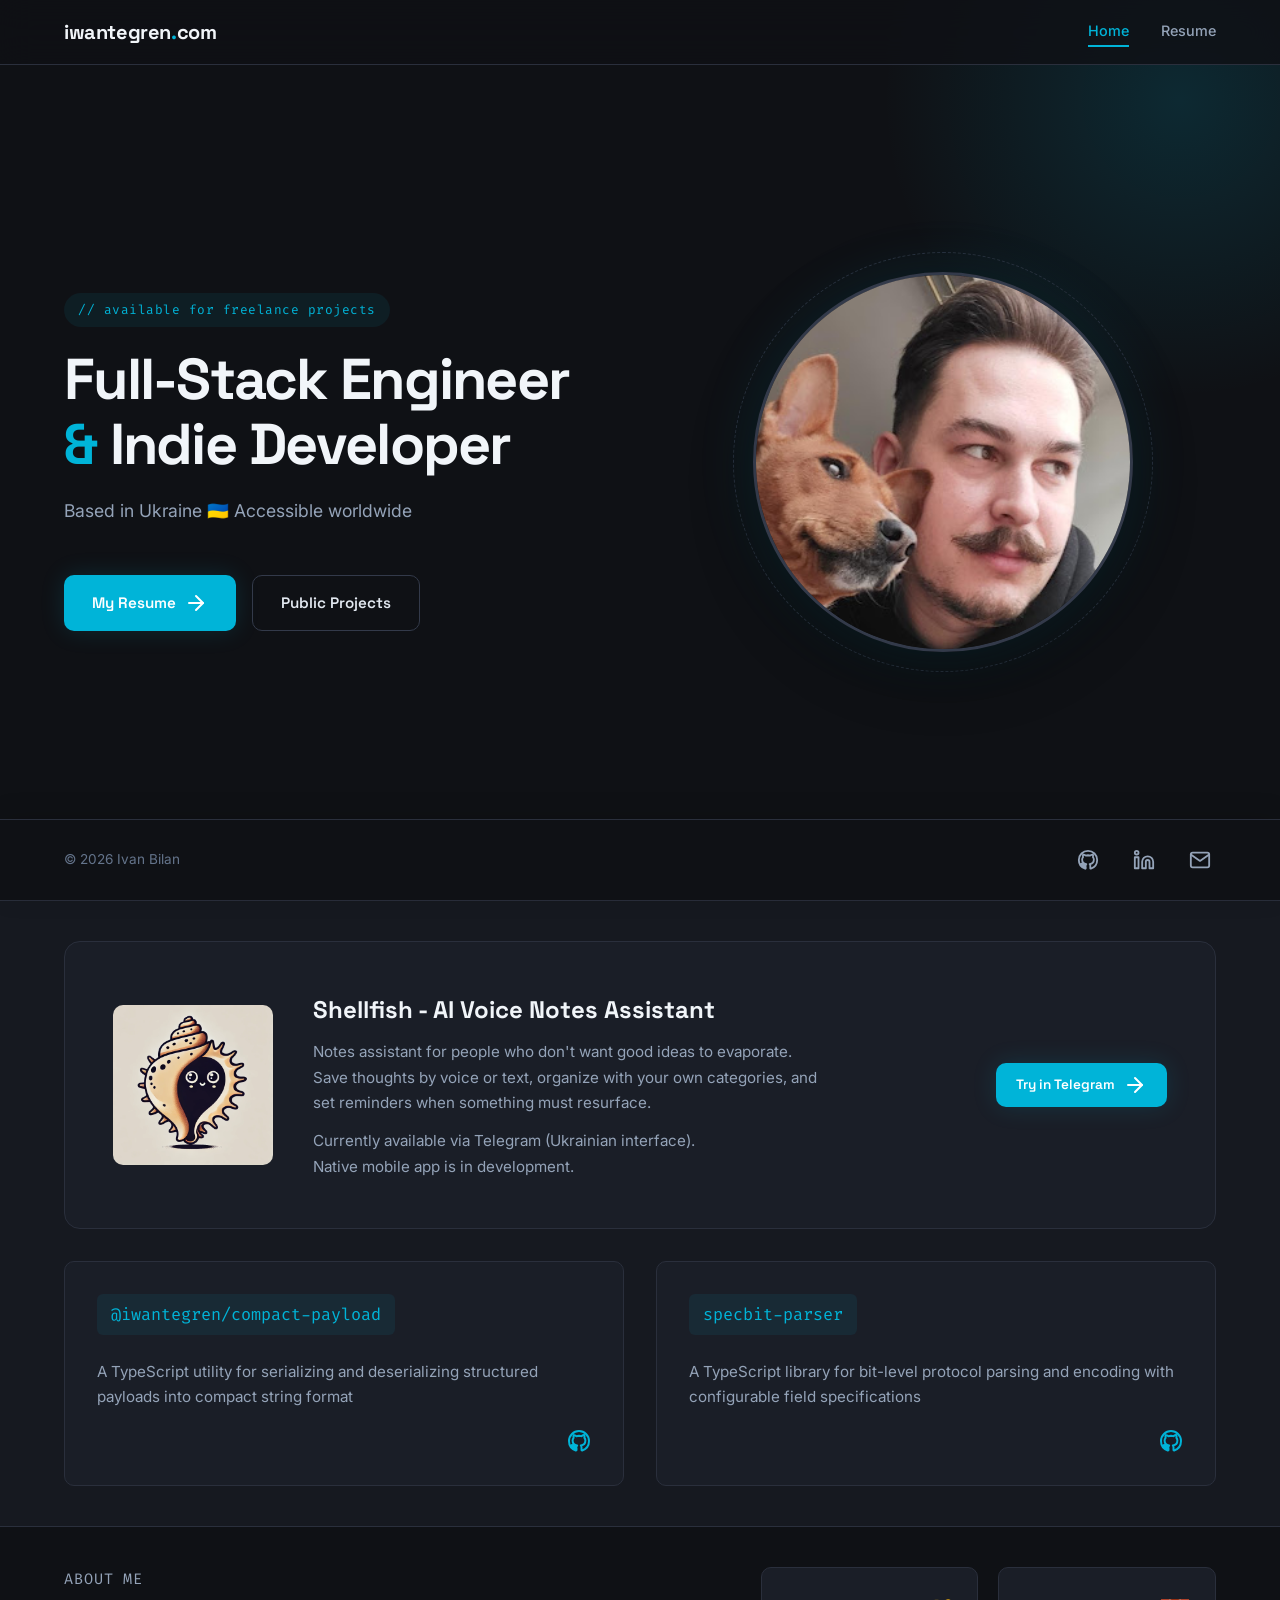
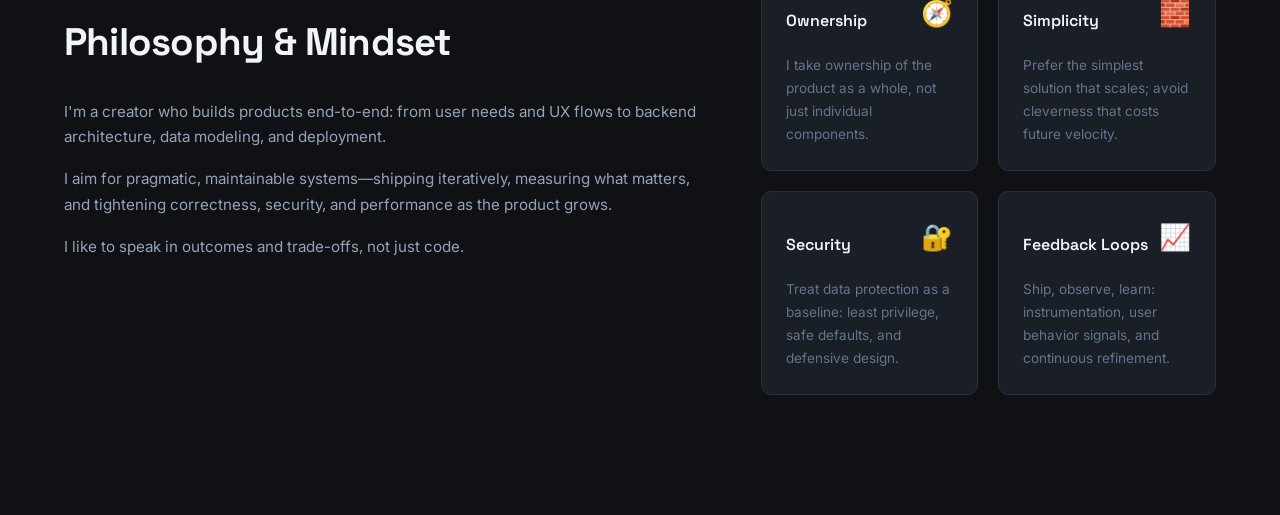
<file: src/index.html>
<!DOCTYPE html>
<html lang="en">
<head>
  <meta charset="UTF-8" />
  <meta name="viewport" content="width=device-width, initial-scale=1.0" />
  <title>Ivan Bilan — Portfolio</title>
  <link rel="icon" href="assets/svg/logo.svg" type="image/svg+xml" />
  <link rel="stylesheet" href="styles.css" />
</head>
<body>

  <!-- ========== NAV ========== -->
  <nav class="nav">
    <div class="container">
      <a href="index.html" class="nav__logo">iwantegren<span>.</span>com</a>
      <div class="nav__links" id="navLinks">
        <a href="index.html" class="active">Home</a>
        <a href="resume.html">Resume</a>
        <!-- <a href="case-studies.html">Case Studies</a> -->
      </div>
      <button class="nav__burger" id="navBurger" aria-label="Toggle menu">
        <span></span><span></span><span></span>
      </button>
    </div>
  </nav>

  <main class="main-content">

  <!-- ========== HERO ========== -->
  <section class="hero">
    <div class="container">
      <div class="hero__text">
        <span class="hero__badge">// available for freelance projects</span>
        <h1 class="hero__title">
          Full-Stack Engineer<br />
          <span>&</span> Indie Developer
        </h1>
        <p class="hero__sub">
          Based in Ukraine 🇺🇦 Accessible worldwide
        </p>
        <div class="hero__ctas">
          <a href="resume.html" class="btn btn--primary">
            My Resume
            <svg width="24" height="24" viewBox="0 0 24 24" fill="none" stroke="currentColor" stroke-width="2" stroke-linecap="round" stroke-linejoin="round" style="vertical-align:middle;"><path d="M5 12h14"/><path d="M12 5l7 7-7 7"/></svg>
          </a>
          <a href="#spotlight" class="btn btn--ghost">Public Projects</a>
        </div>
      </div>
      <div class="hero__visual">
        <img src="assets/avatar-dog.jpg" alt="Profile photo" class="hero__avatar" />
      </div>
    </div>
  </section>

  <!-- ========== PRODUCT SPOTLIGHT ========== -->
  <section class="spotlight" id="spotlight">
    <div class="container">
      <!-- Shellfish Card -->
      <!-- TODO fill shellfish info -->
      <div class="spotlight__card" style="position: relative;" id="shellfish">
        <img src="assets/shellfish-logo.webp" alt="Project logo" class="spotlight__logo" />
        <div class="spotlight__info">
          <!-- <p class="spotlight__label">Featured Project</p> -->
          <h2 class="spotlight__title">Shellfish - AI Voice Notes Assistant</h2>
          <p class="spotlight__desc">
            Notes assistant for people who don't want good ideas to evaporate.
          </p>
          <p class="spotlight__desc">
            Save thoughts by voice or text, organize with your own categories, and set reminders when something must resurface.
          </p>
          <p class="spotlight__desc" style="margin-top: 12px;">
            Currently available via Telegram (Ukrainian interface).
            <br />Native mobile app is in development.
          </p>
        </div>
        <a href="https://t.me/shellfish_ai_bot" target="_blank" rel="noopener noreferrer" class="btn btn--primary btn--sm">
          Try in Telegram
          <svg width="24" height="24" viewBox="0 0 24 24" fill="none" stroke="currentColor" stroke-width="2" stroke-linecap="round" stroke-linejoin="round" style="vertical-align:middle;"><path d="M5 12h14"/><path d="M12 5l7 7-7 7"/></svg>
        </a>
      </div>
      <!-- NPM Packages Spotlight Grid -->
      <div class="npm-spotlight-grid" style="display: grid; grid-template-columns: 1fr 1fr; gap: 32px; margin-top: 32px;">
        <div class="npm-card" style="background: var(--bg-card); border-radius: var(--radius); padding: 32px; display: flex; flex-direction: column; gap: 16px; align-items: flex-start;">
          <a href="https://www.npmjs.com/package/@iwantegren/compact-payload" target="_blank" rel="noopener" style="text-decoration: none;">
            <span style="font-family: var(--font-mono); font-size: 1.05rem; background: var(--accent-soft); color: var(--accent); padding: 6px 14px; margin-bottom: 8px; border-radius: 6px; cursor: pointer; transition: opacity 0.2s; display: inline-block;" onmouseover="this.style.opacity='0.8'" onmouseout="this.style.opacity='1'">@iwantegren/compact-payload</span>
          </a>
          <p style="color: var(--text-secondary); font-size: .95rem;">A TypeScript utility for serializing and deserializing structured payloads into compact string format</p>
          <div style="display: flex; gap: 12px; margin-left: auto;">
            <a href="https://github.com/iwantegren/compact-payload" target="_blank" rel="noopener" aria-label="GitHub">
              <svg width="24" height="24" viewBox="0 0 24 24" fill="none" stroke="var(--accent)" stroke-width="2" stroke-linecap="round" stroke-linejoin="round" style="vertical-align:middle;"><path d="M12 2C6.48 2 2 6.48 2 12c0 4.42 2.87 8.17 6.84 9.5.5.09.66-.22.66-.48 0-.24-.01-.87-.01-1.7-2.78.6-3.37-1.34-3.37-1.34-.45-1.14-1.1-1.44-1.1-1.44-.9-.62.07-.6.07-.6 1 .07 1.53 1.03 1.53 1.03.89 1.52 2.34 1.08 2.91.83.09-.65.35-1.08.63-1.33-2.22-.25-4.56-1.11-4.56-4.95 0-1.09.39-1.98 1.03-2.68-.1-.25-.45-1.27.1-2.65 0 0 .84-.27 2.75 1.02A9.56 9.56 0 0 1 12 6.8c.85.004 1.71.12 2.51.35 1.91-1.29 2.75-1.02 2.75-1.02.55 1.38.2 2.4.1 2.65.64.7 1.03 1.59 1.03 2.68 0 3.85-2.34 4.7-4.57 4.95.36.31.68.92.68 1.85 0 1.33-.01 2.4-.01 2.73 0 .27.17.58.67.48A10.01 10.01 0 0 0 22 12c0-5.52-4.48-10-10-10z"/></svg>
            </a>
          </div>
        </div>
        
        <div class="npm-card" style="background: var(--bg-card); border-radius: var(--radius); padding: 32px; display: flex; flex-direction: column; gap: 16px; align-items: flex-start;">
          <a href="https://www.npmjs.com/package/specbit-parser" target="_blank" rel="noopener" style="text-decoration: none;">
            <span style="font-family: var(--font-mono); font-size: 1.05rem; background: var(--accent-soft); color: var(--accent); padding: 6px 14px; margin-bottom: 8px; border-radius: 6px; cursor: pointer; transition: opacity 0.2s; display: inline-block;" onmouseover="this.style.opacity='0.8'" onmouseout="this.style.opacity='1'">specbit-parser</span>
          </a>
          <p style="color: var(--text-secondary); font-size: .95rem;">A TypeScript library for bit-level protocol parsing and encoding with configurable field specifications</p>
          <div style="display: flex; gap: 12px; margin-left: auto;">
            <a href="https://github.com/iwantegren/specbit-parser" target="_blank" rel="noopener" aria-label="GitHub">
              <svg width="24" height="24" viewBox="0 0 24 24" fill="none" stroke="var(--accent)" stroke-width="2" stroke-linecap="round" stroke-linejoin="round" style="vertical-align:middle;"><path d="M12 2C6.48 2 2 6.48 2 12c0 4.42 2.87 8.17 6.84 9.5.5.09.66-.22.66-.48 0-.24-.01-.87-.01-1.7-2.78.6-3.37-1.34-3.37-1.34-.45-1.14-1.1-1.44-1.1-1.44-.9-.62.07-.6.07-.6 1 .07 1.53 1.03 1.53 1.03.89 1.52 2.34 1.08 2.91.83.09-.65.35-1.08.63-1.33-2.22-.25-4.56-1.11-4.56-4.95 0-1.09.39-1.98 1.03-2.68-.1-.25-.45-1.27.1-2.65 0 0 .84-.27 2.75 1.02A9.56 9.56 0 0 1 12 6.8c.85.004 1.71.12 2.51.35 1.91-1.29 2.75-1.02 2.75-1.02.55 1.38.2 2.4.1 2.65.64.7 1.03 1.59 1.03 2.68 0 3.85-2.34 4.7-4.57 4.95.36.31.68.92.68 1.85 0 1.33-.01 2.4-.01 2.73 0 .27.17.58.67.48A10.01 10.01 0 0 0 22 12c0-5.52-4.48-10-10-10z"/></svg>
            </a>
          </div>
        </div>
      </div>
    </div>
  </section>

  <!-- ========== ABOUT ME ========== -->
  <!-- TODO philosophy & 4 core principles -->
  <section class="about" id="about">
    <div class="container">
      <div class="about__text">
        <p class="section-label">About Me</p>
        <h2 class="section-title">Philosophy & Mindset</h2>
        <p>
          I'm a creator who builds products end-to-end: from user needs and UX flows to backend architecture, data modeling, and deployment.
        </p>
        <p>
          I aim for pragmatic, maintainable systems—shipping iteratively, measuring what matters, and tightening correctness, security, and performance as the product grows.
        </p>
        <p>
          I like to speak in outcomes and trade-offs, not just code.
        </p>
      </div>
      <div class="about__highlights">
        <div class="highlight-card">
          <h3 class="highlight-card__title" style="display: flex; justify-content: space-between; align-items: center;">Ownership <span class="highlight-card__icon">🧭</span></h3>
          <p class="highlight-card__desc">I take ownership of the product as a whole, not just individual components.</p>
        </div>
        <div class="highlight-card">
          <h3 class="highlight-card__title" style="display: flex; justify-content: space-between; align-items: center;">Simplicity <span class="highlight-card__icon">🧱</span></h3>
          <p class="highlight-card__desc">Prefer the simplest solution that scales; avoid cleverness that costs future velocity.</p>
        </div>
        <div class="highlight-card">
          <h3 class="highlight-card__title" style="display: flex; justify-content: space-between; align-items: center;">Security <span class="highlight-card__icon">🔐</span></h3>
          <p class="highlight-card__desc">Treat data protection as a baseline: least privilege, safe defaults, and defensive design.</p>
        </div>
        <div class="highlight-card">
          <h3 class="highlight-card__title" style="display: flex; justify-content: space-between; align-items: center;">Feedback Loops <span class="highlight-card__icon">📈</span></h3>
          <p class="highlight-card__desc">Ship, observe, learn: instrumentation, user behavior signals, and continuous refinement.</p>
        </div>
      </div>
    </div>
  </section>

  <!-- ========== ARTICLES ========== -->
  <!-- <section class="articles" id="articles">
    <div class="container">
      <p class="section-label">Thought Leadership</p>
      <h2 class="section-title">Recent Articles</h2>
      <div class="articles__grid">

        <article class="article-card">
          <p class="article-card__tag">Architecture</p>
          <h3 class="article-card__title">Scaling Node.js Microservices Beyond the Monolith</h3>
          <p class="article-card__excerpt">Lorem ipsum dolor sit amet, consectetur adipiscing elit. Fusce vestibulum sapien et orci porttitor, at lacinia nulla fermentum.</p>
          <a href="#" class="article-card__link">
            Read on Medium
            <svg width="24" height="24" viewBox="0 0 24 24" fill="none" stroke="currentColor" stroke-width="2" stroke-linecap="round" stroke-linejoin="round" style="vertical-align:middle;"><path d="M5 12h14"/><path d="M12 5l7 7-7 7"/></svg>
          </a>
        </article>

        <article class="article-card">
          <p class="article-card__tag">Frontend</p>
          <h3 class="article-card__title">Remix vs Next.js: A Co-Founder's Perspective on DX</h3>
          <p class="article-card__excerpt">Lorem ipsum dolor sit amet, consectetur adipiscing elit. Proin at tellus vel nibh efficitur commodo ac in enim.</p>
          <a href="#" class="article-card__link">
            Read on Medium
            <svg width="14" height="14" fill="none" stroke="currentColor" stroke-width="2" stroke-linecap="round" stroke-linejoin="round"><path d="M5 12h14M12 5l7 7-7 7"/></svg>
          </a>
        </article>

        <article class="article-card">
          <p class="article-card__tag">Strategy</p>
          <h3 class="article-card__title">Technical Debt as a Product Feature: When to Ship Fast</h3>
          <p class="article-card__excerpt">Lorem ipsum dolor sit amet, consectetur adipiscing elit. Mauris dignissim urna sit amet ultricies volutpat.</p>
          <a href="#" class="article-card__link">
            Read on Medium
            <svg width="14" height="14" fill="none" stroke="currentColor" stroke-width="2" stroke-linecap="round" stroke-linejoin="round"><path d="M5 12h14M12 5l7 7-7 7"/></svg>
          </a>
        </article>

      </div>
      <div style="text-align:center;">
        <a href="#" class="btn btn--ghost btn--sm">Read More on Medium</a>
      </div>
    </div>
  </section> -->

  <!-- ========== CASE STUDIES HOOK ========== -->
  <!-- <section class="cs-hook">
    <div class="container">
      <h2 class="cs-hook__title">Want to see how I solve complex<br />backend & architectural challenges?</h2>
      <p class="cs-hook__desc">
        Lorem ipsum dolor sit amet, consectetur adipiscing elit. Discover trade-offs, system design decisions, and production-grade solutions.
      </p>
      <a href="case-studies.html" class="btn btn--primary">
        Deep Dive into Case Studies
        <svg width="24" height="24" viewBox="0 0 24 24" fill="none" stroke="currentColor" stroke-width="2" stroke-linecap="round" stroke-linejoin="round" style="vertical-align:middle;"><path d="M5 12h14"/><path d="M12 5l7 7-7 7"/></svg>
      </a>
    </div>
  </section> -->

  </main>

  <!-- ========== FOOTER ========== -->
  <footer class="footer">
    <div class="container">
      <p class="footer__copy">&copy; 2026 Ivan Bilan<!-- iwantegren.com --></p>
      <div class="footer__links">
        <a href="https://github.com/iwantegren" class="footer__icon-link" target="_blank" rel="noopener" aria-label="GitHub">
          <svg viewBox="0 0 24 24" fill="none" stroke="currentColor" stroke-width="2" stroke-linecap="round" stroke-linejoin="round"><path d="M12 2C6.48 2 2 6.48 2 12c0 4.42 2.87 8.17 6.84 9.5.5.09.66-.22.66-.48 0-.24-.01-.87-.01-1.7-2.78.6-3.37-1.34-3.37-1.34-.45-1.14-1.1-1.44-1.1-1.44-.9-.62.07-.6.07-.6 1 .07 1.53 1.03 1.53 1.03.89 1.52 2.34 1.08 2.91.83.09-.65.35-1.08.63-1.33-2.22-.25-4.56-1.11-4.56-4.95 0-1.09.39-1.98 1.03-2.68-.1-.25-.45-1.27.1-2.65 0 0 .84-.27 2.75 1.02A9.56 9.56 0 0 1 12 6.8c.85.004 1.71.12 2.51.35 1.91-1.29 2.75-1.02 2.75-1.02.55 1.38.2 2.4.1 2.65.64.7 1.03 1.59 1.03 2.68 0 3.85-2.34 4.7-4.57 4.95.36.31.68.92.68 1.85 0 1.33-.01 2.4-.01 2.73 0 .27.17.58.67.48A10.01 10.01 0 0 0 22 12c0-5.52-4.48-10-10-10z"/></svg>
        </a>
        <a href="https://www.linkedin.com/in/ivanbilan/" class="footer__icon-link" target="_blank" rel="noopener" aria-label="LinkedIn">
          <svg viewBox="0 0 24 24" fill="none" stroke="currentColor" stroke-width="2" stroke-linecap="round" stroke-linejoin="round"><path d="M16 8a6 6 0 0 1 6 6v7h-4v-7a2 2 0 0 0-4 0v7h-4v-7a6 6 0 0 1 6-6z"/><rect x="2" y="9" width="4" height="12"/><circle cx="4" cy="4" r="2"/></svg>
        </a>
        <a href="mailto:iwantegren@gmail.com" class="footer__icon-link" aria-label="Email">
          <svg viewBox="0 0 24 24" fill="none" stroke="currentColor" stroke-width="2" stroke-linecap="round" stroke-linejoin="round"><rect x="2" y="4" width="20" height="16" rx="2"/><polyline points="22,6 12,13 2,6"/></svg>
        </a>
      </div>
    </div>
  </footer>

  <!-- ========== MOBILE NAV JS ========== -->
  <script>
    const burger = document.getElementById('navBurger');
    const links  = document.getElementById('navLinks');
    burger.addEventListener('click', () => links.classList.toggle('open'));
  </script>

</body>
</html>
</file>
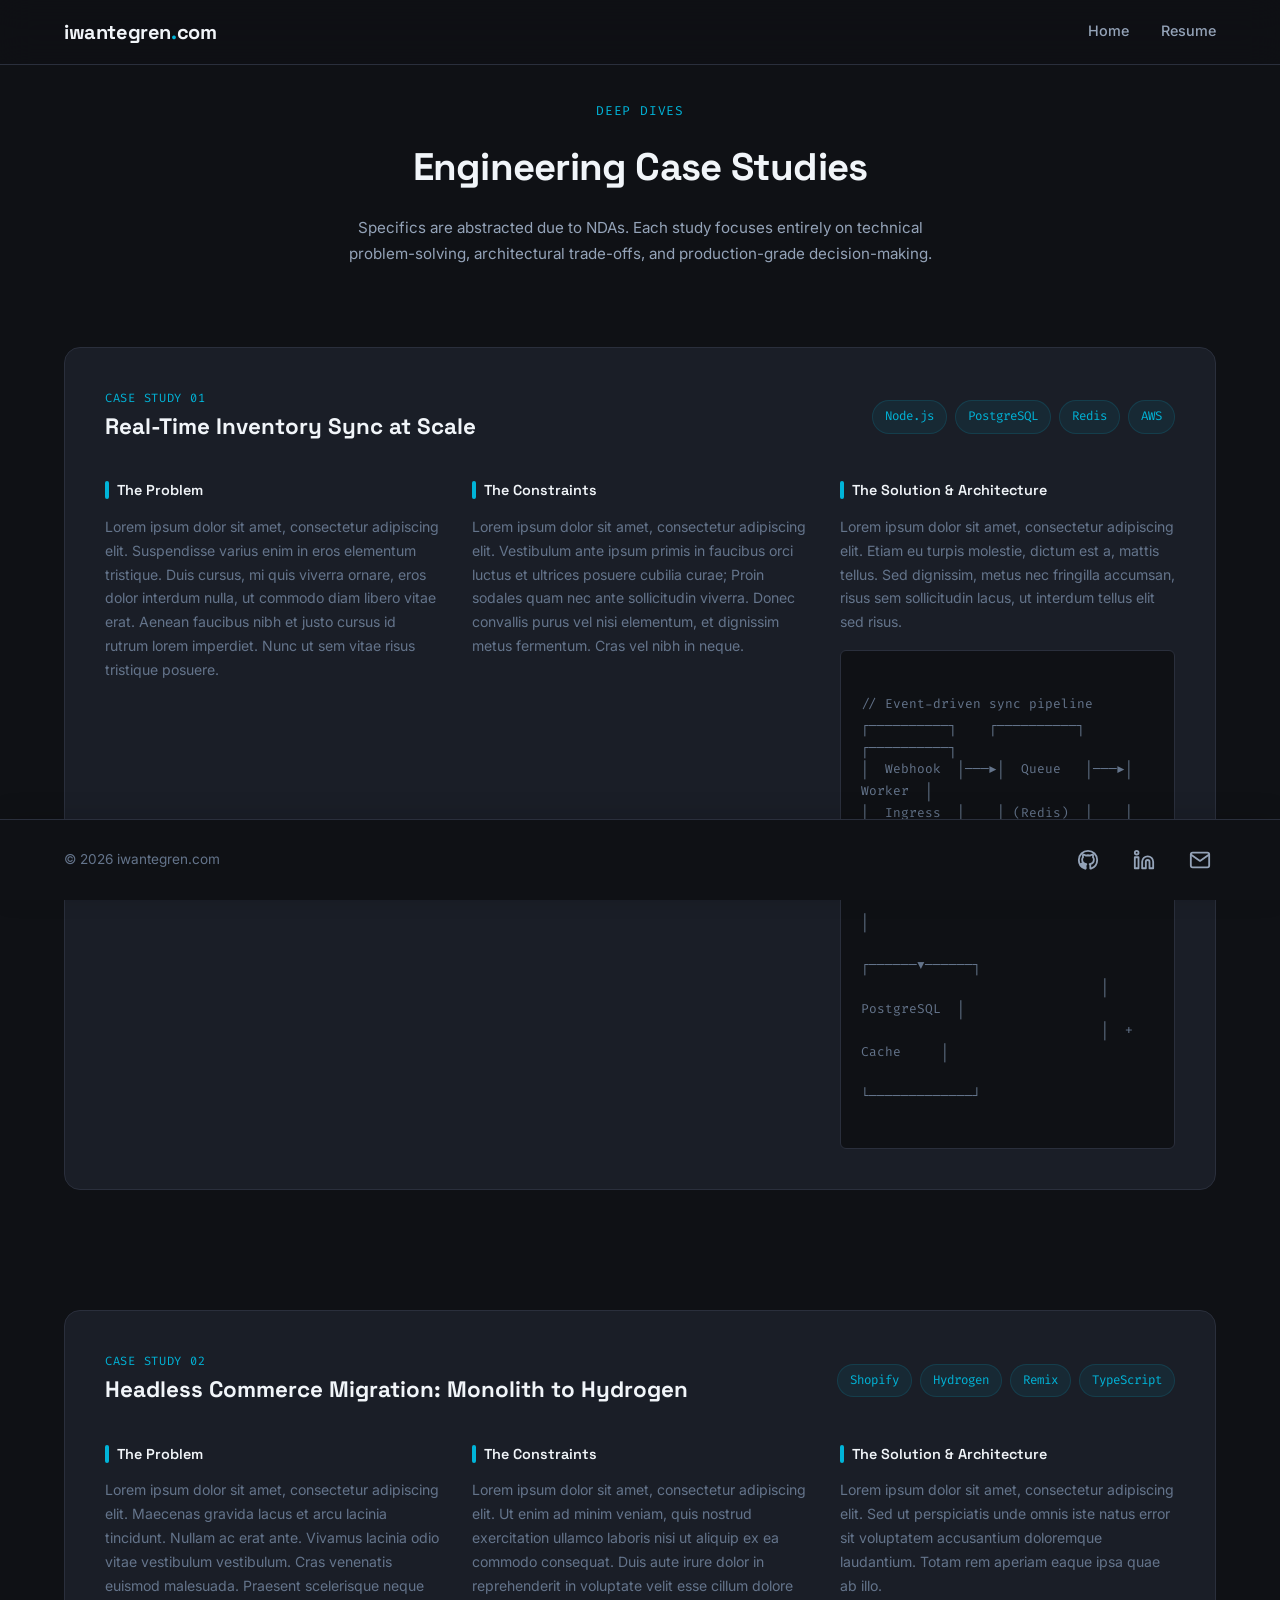
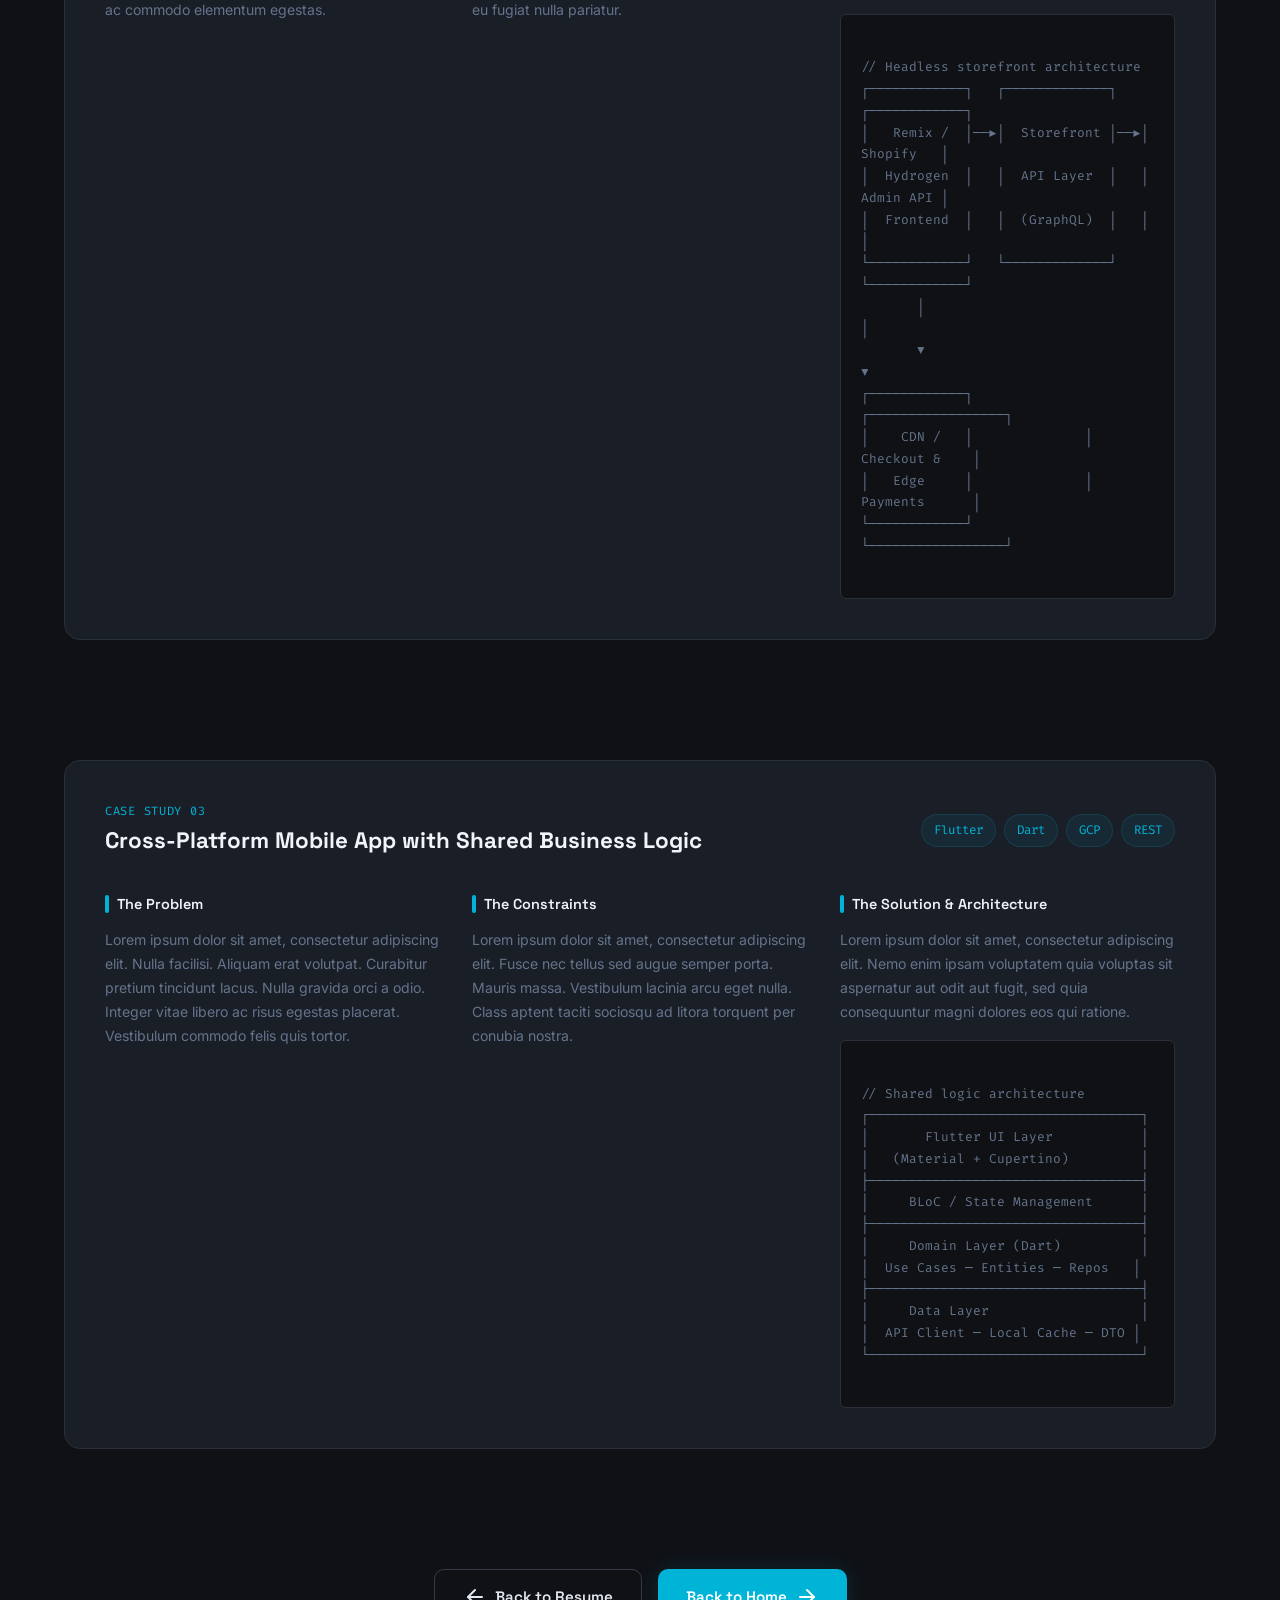
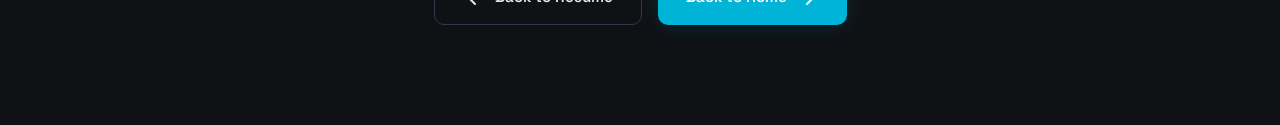
<file: src/case-studies.html>
<!DOCTYPE html>
<html lang="en">
<head>
  <meta charset="UTF-8" />
  <meta name="viewport" content="width=device-width, initial-scale=1.0" />
  <title>Ivan Bilan — Case Studies</title>
  <link rel="icon" href="assets/svg/logo.svg" type="image/svg+xml" />
  <link rel="stylesheet" href="styles.css" />
</head>
<body>

  <!-- ========== NAV ========== -->
  <nav class="nav">
    <div class="container">
      <a href="index.html" class="nav__logo">iwantegren<span>.</span>com</a>
      <div class="nav__links" id="navLinks">
        <a href="index.html">Home</a>
        <a href="resume.html">Resume</a>
        <!-- <a href="case-studies.html" class="active">Case Studies</a> -->
      </div>
      <button class="nav__burger" id="navBurger" aria-label="Toggle menu">
        <span></span><span></span><span></span>
      </button>
    </div>
  </nav>

  <!-- ========== PAGE HEADER ========== -->
  <section class="cs-page-header">
    <div class="container">
      <p class="section-label">Deep Dives</p>
      <h1 class="section-title" style="margin-bottom: 16px;">Engineering Case Studies</h1>
      <p class="cs-page-header__sub">
        Specifics are abstracted due to NDAs. Each study focuses entirely on technical problem-solving, architectural trade-offs, and production-grade decision-making.
      </p>
    </div>
  </section>

  <!-- ========== CASE STUDY 1 ========== -->
  <section class="case-study">
    <div class="container">
      <div class="case-study__card">
        <div class="case-study__header">
          <div>
            <p class="case-study__number">CASE STUDY 01</p>
            <h2 class="case-study__title">Real-Time Inventory Sync at Scale</h2>
          </div>
          <div class="case-study__tags">
            <span class="tech-tag">Node.js</span>
            <span class="tech-tag">PostgreSQL</span>
            <span class="tech-tag">Redis</span>
            <span class="tech-tag">AWS</span>
          </div>
        </div>
        <div class="case-study__body">
          <div class="cs-block">
            <p class="cs-block__label">The Problem</p>
            <p class="cs-block__text">
              Lorem ipsum dolor sit amet, consectetur adipiscing elit. Suspendisse varius enim in eros elementum tristique. Duis cursus, mi quis viverra ornare, eros dolor interdum nulla, ut commodo diam libero vitae erat. Aenean faucibus nibh et justo cursus id rutrum lorem imperdiet. Nunc ut sem vitae risus tristique posuere.
            </p>
          </div>
          <div class="cs-block">
            <p class="cs-block__label">The Constraints</p>
            <p class="cs-block__text">
              Lorem ipsum dolor sit amet, consectetur adipiscing elit. Vestibulum ante ipsum primis in faucibus orci luctus et ultrices posuere cubilia curae; Proin sodales quam nec ante sollicitudin viverra. Donec convallis purus vel nisi elementum, et dignissim metus fermentum. Cras vel nibh in neque.
            </p>
          </div>
          <div class="cs-block">
            <p class="cs-block__label">The Solution & Architecture</p>
            <p class="cs-block__text">
              Lorem ipsum dolor sit amet, consectetur adipiscing elit. Etiam eu turpis molestie, dictum est a, mattis tellus. Sed dignissim, metus nec fringilla accumsan, risus sem sollicitudin lacus, ut interdum tellus elit sed risus.
            </p>
            <div class="cs-code-placeholder">
// Event-driven sync pipeline
┌──────────┐    ┌──────────┐    ┌──────────┐
│  Webhook  │───▶│  Queue   │───▶│  Worker  │
│  Ingress  │    │ (Redis)  │    │  Pool    │
└──────────┘    └──────────┘    └────┬─────┘
                                     │
                              ┌──────▼──────┐
                              │  PostgreSQL  │
                              │  + Cache     │
                              └─────────────┘
            </div>
          </div>
        </div>
      </div>
    </div>
  </section>

  <!-- ========== CASE STUDY 2 ========== -->
  <section class="case-study">
    <div class="container">
      <div class="case-study__card">
        <div class="case-study__header">
          <div>
            <p class="case-study__number">CASE STUDY 02</p>
            <h2 class="case-study__title">Headless Commerce Migration: Monolith to Hydrogen</h2>
          </div>
          <div class="case-study__tags">
            <span class="tech-tag">Shopify</span>
            <span class="tech-tag">Hydrogen</span>
            <span class="tech-tag">Remix</span>
            <span class="tech-tag">TypeScript</span>
          </div>
        </div>
        <div class="case-study__body">
          <div class="cs-block">
            <p class="cs-block__label">The Problem</p>
            <p class="cs-block__text">
              Lorem ipsum dolor sit amet, consectetur adipiscing elit. Maecenas gravida lacus et arcu lacinia tincidunt. Nullam ac erat ante. Vivamus lacinia odio vitae vestibulum vestibulum. Cras venenatis euismod malesuada. Praesent scelerisque neque ac commodo elementum egestas.
            </p>
          </div>
          <div class="cs-block">
            <p class="cs-block__label">The Constraints</p>
            <p class="cs-block__text">
              Lorem ipsum dolor sit amet, consectetur adipiscing elit. Ut enim ad minim veniam, quis nostrud exercitation ullamco laboris nisi ut aliquip ex ea commodo consequat. Duis aute irure dolor in reprehenderit in voluptate velit esse cillum dolore eu fugiat nulla pariatur.
            </p>
          </div>
          <div class="cs-block">
            <p class="cs-block__label">The Solution & Architecture</p>
            <p class="cs-block__text">
              Lorem ipsum dolor sit amet, consectetur adipiscing elit. Sed ut perspiciatis unde omnis iste natus error sit voluptatem accusantium doloremque laudantium. Totam rem aperiam eaque ipsa quae ab illo.
            </p>
            <div class="cs-code-placeholder">
// Headless storefront architecture
┌────────────┐   ┌─────────────┐   ┌────────────┐
│   Remix /  │──▶│  Storefront │──▶│  Shopify   │
│  Hydrogen  │   │  API Layer  │   │  Admin API │
│  Frontend  │   │  (GraphQL)  │   │            │
└────────────┘   └─────────────┘   └────────────┘
       │                                  │
       ▼                                  ▼
┌────────────┐              ┌─────────────────┐
│    CDN /   │              │   Checkout &    │
│   Edge     │              │   Payments      │
└────────────┘              └─────────────────┘
            </div>
          </div>
        </div>
      </div>
    </div>
  </section>

  <!-- ========== CASE STUDY 3 ========== -->
  <section class="case-study">
    <div class="container">
      <div class="case-study__card">
        <div class="case-study__header">
          <div>
            <p class="case-study__number">CASE STUDY 03</p>
            <h2 class="case-study__title">Cross-Platform Mobile App with Shared Business Logic</h2>
          </div>
          <div class="case-study__tags">
            <span class="tech-tag">Flutter</span>
            <span class="tech-tag">Dart</span>
            <span class="tech-tag">GCP</span>
            <span class="tech-tag">REST</span>
          </div>
        </div>
        <div class="case-study__body">
          <div class="cs-block">
            <p class="cs-block__label">The Problem</p>
            <p class="cs-block__text">
              Lorem ipsum dolor sit amet, consectetur adipiscing elit. Nulla facilisi. Aliquam erat volutpat. Curabitur pretium tincidunt lacus. Nulla gravida orci a odio. Integer vitae libero ac risus egestas placerat. Vestibulum commodo felis quis tortor.
            </p>
          </div>
          <div class="cs-block">
            <p class="cs-block__label">The Constraints</p>
            <p class="cs-block__text">
              Lorem ipsum dolor sit amet, consectetur adipiscing elit. Fusce nec tellus sed augue semper porta. Mauris massa. Vestibulum lacinia arcu eget nulla. Class aptent taciti sociosqu ad litora torquent per conubia nostra.
            </p>
          </div>
          <div class="cs-block">
            <p class="cs-block__label">The Solution & Architecture</p>
            <p class="cs-block__text">
              Lorem ipsum dolor sit amet, consectetur adipiscing elit. Nemo enim ipsam voluptatem quia voluptas sit aspernatur aut odit aut fugit, sed quia consequuntur magni dolores eos qui ratione.
            </p>
            <div class="cs-code-placeholder">
// Shared logic architecture
┌──────────────────────────────────┐
│       Flutter UI Layer           │
│   (Material + Cupertino)         │
├──────────────────────────────────┤
│     BLoC / State Management      │
├──────────────────────────────────┤
│     Domain Layer (Dart)          │
│  Use Cases ─ Entities ─ Repos   │
├──────────────────────────────────┤
│     Data Layer                   │
│  API Client ─ Local Cache ─ DTO │
└──────────────────────────────────┘
            </div>
          </div>
        </div>
      </div>
    </div>
  </section>

  <!-- ========== BOTTOM NAVIGATION ========== -->
  <section class="cs-bottom-nav">
    <div class="container">
      <a href="resume.html" class="btn btn--ghost">
        <svg width="24" height="24" viewBox="0 0 24 24" fill="none" stroke="currentColor" stroke-width="2" stroke-linecap="round" stroke-linejoin="round" style="vertical-align:middle;"><path d="M19 12H5"/><path d="M12 19l-7-7 7-7"/></svg>
        Back to Resume
      </a>
      <a href="index.html" class="btn btn--primary">
        Back to Home
        <svg width="24" height="24" viewBox="0 0 24 24" fill="none" stroke="currentColor" stroke-width="2" stroke-linecap="round" stroke-linejoin="round" style="vertical-align:middle;"><path d="M5 12h14"/><path d="M12 5l7 7-7 7"/></svg>
      </a>
    </div>
  </section>

  <!-- ========== FOOTER ========== -->
  <footer class="footer">
    <div class="container">
      <p class="footer__copy">&copy; 2026 iwantegren.com</p>
      <div class="footer__links">
        <a href="https://github.com/iwantegren" class="footer__icon-link" target="_blank" rel="noopener" aria-label="GitHub">
          <svg viewBox="0 0 24 24" fill="none" stroke="currentColor" stroke-width="2" stroke-linecap="round" stroke-linejoin="round"><path d="M12 2C6.48 2 2 6.48 2 12c0 4.42 2.87 8.17 6.84 9.5.5.09.66-.22.66-.48 0-.24-.01-.87-.01-1.7-2.78.6-3.37-1.34-3.37-1.34-.45-1.14-1.1-1.44-1.1-1.44-.9-.62.07-.6.07-.6 1 .07 1.53 1.03 1.53 1.03.89 1.52 2.34 1.08 2.91.83.09-.65.35-1.08.63-1.33-2.22-.25-4.56-1.11-4.56-4.95 0-1.09.39-1.98 1.03-2.68-.1-.25-.45-1.27.1-2.65 0 0 .84-.27 2.75 1.02A9.56 9.56 0 0 1 12 6.8c.85.004 1.71.12 2.51.35 1.91-1.29 2.75-1.02 2.75-1.02.55 1.38.2 2.4.1 2.65.64.7 1.03 1.59 1.03 2.68 0 3.85-2.34 4.7-4.57 4.95.36.31.68.92.68 1.85 0 1.33-.01 2.4-.01 2.73 0 .27.17.58.67.48A10.01 10.01 0 0 0 22 12c0-5.52-4.48-10-10-10z"/></svg>
        </a>
        <a href="https://www.linkedin.com/in/ivanbilan/" class="footer__icon-link" target="_blank" rel="noopener" aria-label="LinkedIn">
          <svg viewBox="0 0 24 24" fill="none" stroke="currentColor" stroke-width="2" stroke-linecap="round" stroke-linejoin="round"><path d="M16 8a6 6 0 0 1 6 6v7h-4v-7a2 2 0 0 0-4 0v7h-4v-7a6 6 0 0 1 6-6z"/><rect x="2" y="9" width="4" height="12"/><circle cx="4" cy="4" r="2"/></svg>
        </a>
        <a href="mailto:iwantegren@gmail.com" class="footer__icon-link" aria-label="Email">
          <svg viewBox="0 0 24 24" fill="none" stroke="currentColor" stroke-width="2" stroke-linecap="round" stroke-linejoin="round"><rect x="2" y="4" width="20" height="16" rx="2"/><polyline points="22,6 12,13 2,6"/></svg>
        </a>
      </div>
    </div>
  </footer>

  <!-- ========== MOBILE NAV JS ========== -->
  <script>
    const burger = document.getElementById('navBurger');
    const links  = document.getElementById('navLinks');
    burger.addEventListener('click', () => links.classList.toggle('open'));
  </script>

</body>
</html>
</file>
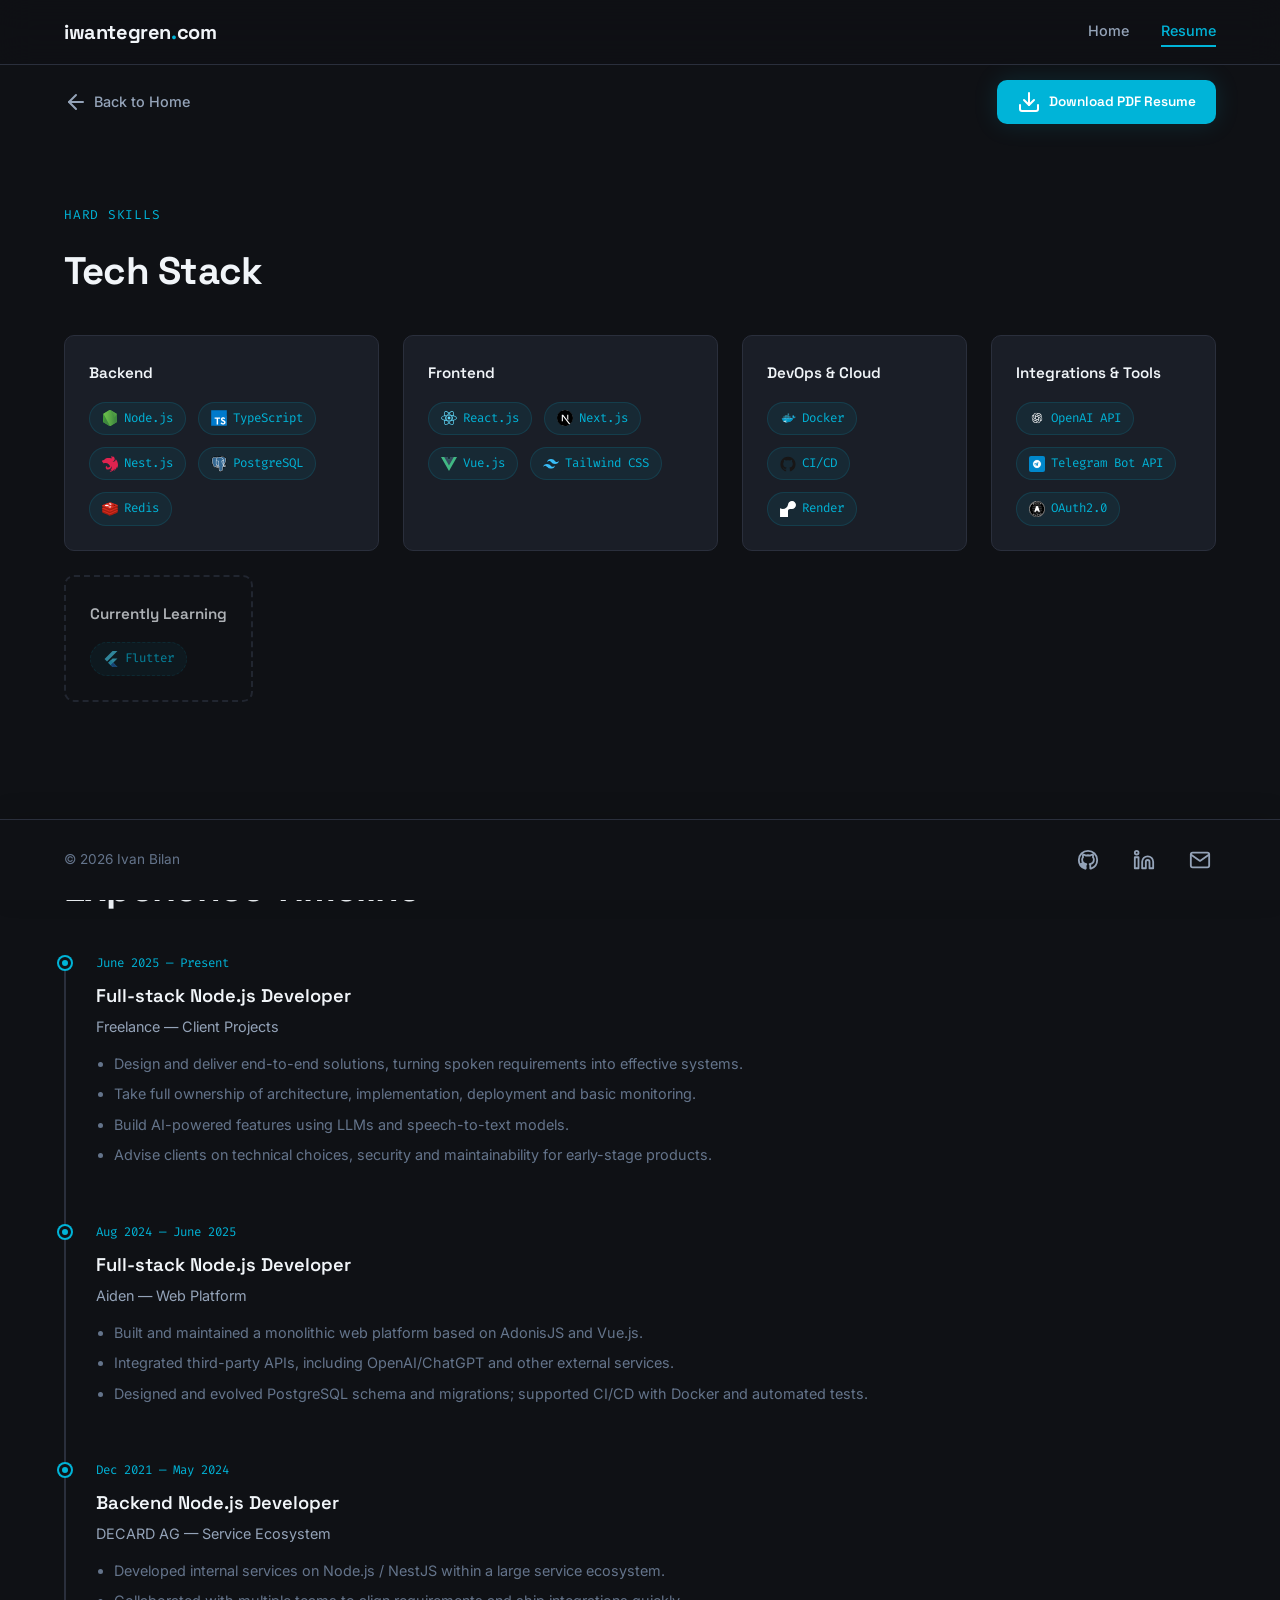
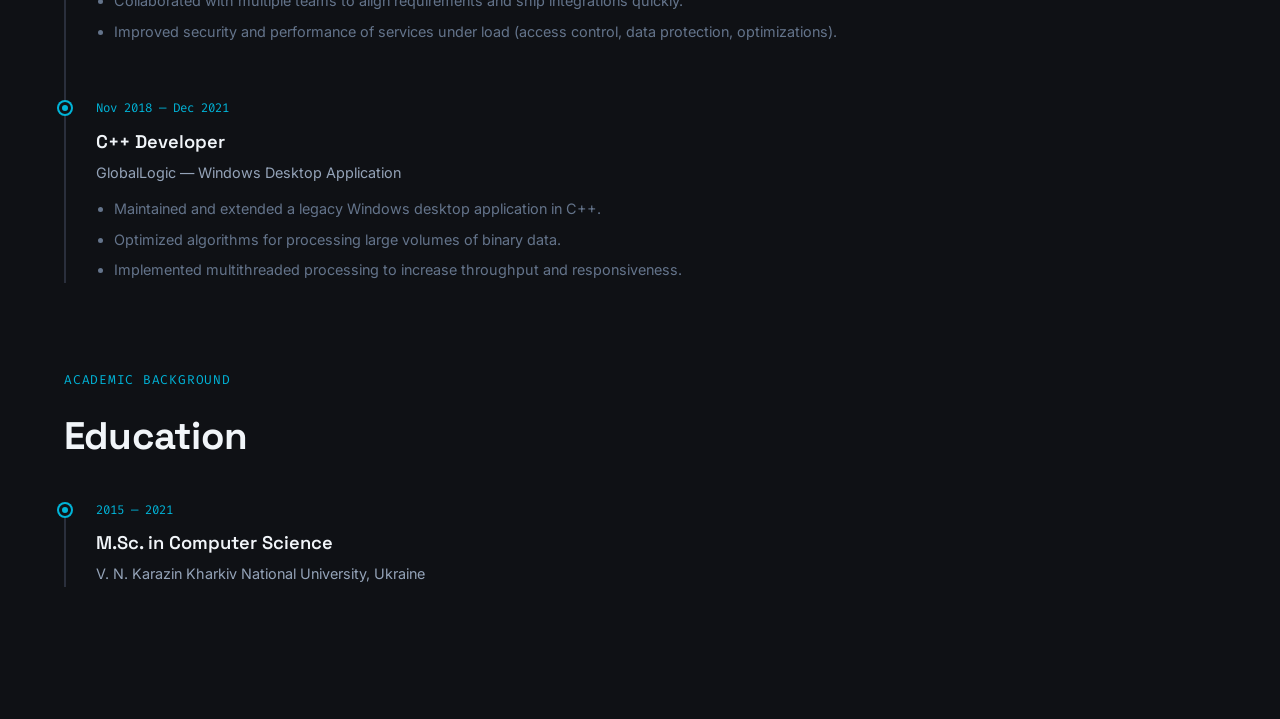
<file: src/resume.html>
<!DOCTYPE html>
<html lang="en">
<head>
  <meta charset="UTF-8" />
  <meta name="viewport" content="width=device-width, initial-scale=1.0" />
  <title>Ivan Bilan — Resume</title>
  <link rel="icon" href="assets/svg/logo.svg" type="image/svg+xml" />
  <link rel="stylesheet" href="styles.css" />
</head>
<body>

  <!-- ========== NAV ========== -->
  <nav class="nav">
    <div class="container">
      <a href="index.html" class="nav__logo">iwantegren<span>.</span>com</a>
      <div class="nav__links" id="navLinks">
        <a href="index.html">Home</a>
        <a href="resume.html" class="active">Resume</a>
        <!-- <a href="case-studies.html">Case Studies</a> -->
      </div>
      <button class="nav__burger" id="navBurger" aria-label="Toggle menu">
        <span></span><span></span><span></span>
      </button>
    </div>
  </nav>

  <main class="main-content">

  <!-- ========== RESUME HEADER ========== -->
  <section class="resume-header">
    <div class="container">
      <a href="index.html" class="resume-header__back">
        <svg width="24" height="24" viewBox="0 0 24 24" fill="none" stroke="currentColor" stroke-width="2" stroke-linecap="round" stroke-linejoin="round" style="vertical-align:middle;"><path d="M19 12H5"/><path d="M12 19l-7-7 7-7"/></svg>
        Back to Home
      </a>
      <a href="assets/Ivan Bilan Resume.pdf" download class="btn btn--primary btn--sm">
        <svg width="24" height="24" viewBox="0 0 24 24" fill="none" stroke="currentColor" stroke-width="2" stroke-linecap="round" stroke-linejoin="round" style="vertical-align:middle;"><path d="M21 15v4a2 2 0 0 1-2 2H5a2 2 0 0 1-2-2v-4"/><polyline points="7 10 12 15 17 10"/><line x1="12" y1="15" x2="12" y2="3"/></svg>
        Download PDF Resume
      </a>
    </div>
  </section>

  <!-- ========== TECH STACK MATRIX ========== -->
  <section class="tech-stack">
    <div class="container">
      <p class="section-label">Hard skills</p>
      <h2 class="section-title">Tech Stack</h2>

      <div class="tech-stack__grid">

        <div class="tech-category">
          <h3 class="tech-category__title">Backend</h3>
          <div class="tech-tags">
            <span class="tech-tag"><img src="assets/svg/node-js.svg" alt="Node.js" class="tech-icon">Node.js</span>
            <span class="tech-tag"><img src="assets/svg/typescript.svg" alt="TypeScript" class="tech-icon">TypeScript</span>
            <span class="tech-tag"><img src="assets/svg/nest-js.svg" alt="Nest.js" class="tech-icon">Nest.js</span>
            <span class="tech-tag"><img src="assets/svg/postgresql.svg" alt="PostgreSQL" class="tech-icon">PostgreSQL</span>
            <span class="tech-tag"><img src="assets/svg/redis.svg" alt="Redis" class="tech-icon">Redis</span>
          </div>
        </div>

        <div class="tech-category">
          <h3 class="tech-category__title">Frontend</h3>
          <div class="tech-tags">
            <span class="tech-tag"><img src="assets/svg/react-js.svg" alt="React.js" class="tech-icon">React.js</span>
            <span class="tech-tag"><img src="assets/svg/next-js.svg" alt="Next.js" class="tech-icon">Next.js</span>
            <span class="tech-tag"><img src="assets/svg/vue-js.svg" alt="Vue.js" class="tech-icon">Vue.js</span>
            <span class="tech-tag"><img src="assets/svg/tailwind-css.svg" alt="Tailwind CSS" class="tech-icon">Tailwind CSS</span>
          </div>
        </div>

        <div class="tech-category">
          <h3 class="tech-category__title">DevOps &amp; Cloud</h3>
          <div class="tech-tags">
            <span class="tech-tag"><img src="assets/svg/docker.svg" alt="Docker" class="tech-icon">Docker</span>
            <span class="tech-tag"><img src="assets/svg/ci-cd.svg" alt="CI/CD" class="tech-icon">CI/CD</span>
            <span class="tech-tag"><img src="assets/svg/render.svg" alt="Render" class="tech-icon">Render</span>
          </div>
        </div>

        <div class="tech-category">
          <h3 class="tech-category__title">Integrations &amp; Tools</h3>
          <div class="tech-tags">
            <span class="tech-tag"><img src="assets/svg/openai-api.svg" alt="OpenAI API" class="tech-icon">OpenAI API</span>
            <span class="tech-tag"><img src="assets/svg/telegram-bot-api.svg" alt="Telegram Bot API" class="tech-icon">Telegram Bot API</span>
            <span class="tech-tag"><img src="assets/svg/oauth2-0.svg" alt="OAuth2.0" class="tech-icon">OAuth2.0</span>
          </div>
        </div>

        <div class="tech-category tech-category--learning">
          <h3 class="tech-category__title">Currently Learning</h3>
          <div class="tech-tags tech-tags--learning">
            <span class="tech-tag tech-tag-learning"><img src="assets/svg/flutter.svg" alt="Flutter" class="tech-icon">Flutter</span>
          </div>
        </div>

      </div>
    </div>
  </section>

  <!-- ========== EXPERIENCE TIMELINE ========== -->
  <section class="timeline">
    <div class="container">
      <p class="section-label">Career Path</p>
      <h2 class="section-title">Experience Timeline</h2>

      <div class="timeline__items">

        <!-- Role 1 -->
        <div class="timeline__item">
          <p class="timeline__date">June 2025 — Present</p>
          <h3 class="timeline__role">Full-stack Node.js Developer</h3>
          <p class="timeline__company">Freelance — Client Projects</p>
          <ul class="timeline__bullets">
            <li>Design and deliver end-to-end solutions, turning spoken requirements into effective systems.</li>
            <li>Take full ownership of architecture, implementation, deployment and basic monitoring.</li>
            <li>Build AI-powered features using LLMs and speech-to-text models.</li>
            <li>Advise clients on technical choices, security and maintainability for early-stage products.</li>
          </ul>
        </div>

        <!-- Role 2 -->
        <div class="timeline__item">
          <p class="timeline__date">Aug 2024 — June 2025</p>
          <h3 class="timeline__role">Full-stack Node.js Developer</h3>
          <p class="timeline__company">Aiden — Web Platform</p>
          <ul class="timeline__bullets">
            <li>Built and maintained a monolithic web platform based on AdonisJS and Vue.js.</li>
            <li>Integrated third-party APIs, including OpenAI/ChatGPT and other external services.</li>
            <li>Designed and evolved PostgreSQL schema and migrations; supported CI/CD with Docker and automated tests.</li>
          </ul>
        </div>

        <!-- Role 3 -->
        <div class="timeline__item">
          <p class="timeline__date">Dec 2021 — May 2024</p>
          <h3 class="timeline__role">Backend Node.js Developer</h3>
          <p class="timeline__company">DECARD AG — Service Ecosystem</p>
          <ul class="timeline__bullets">
            <li>Developed internal services on Node.js / NestJS within a large service ecosystem.</li>
            <li>Collaborated with multiple teams to align requirements and ship integrations quickly.</li>
            <li>Improved security and performance of services under load (access control, data protection, optimizations).</li>
          </ul>
        </div>

        <!-- Role 4 -->
        <div class="timeline__item">
          <p class="timeline__date">Nov 2018 — Dec 2021</p>
          <h3 class="timeline__role">C++ Developer</h3>
          <p class="timeline__company">GlobalLogic — Windows Desktop Application</p>
          <ul class="timeline__bullets">
            <li>Maintained and extended a legacy Windows desktop application in C++.</li>
            <li>Optimized algorithms for processing large volumes of binary data.</li>
            <li>Implemented multithreaded processing to increase throughput and responsiveness.</li>
          </ul>
        </div>

      </div>
    </div>
  </section>

  <!-- ========== EDUCATION TIMELINE ========== -->
  <section class="timeline">
    <div class="container">
      <p class="section-label">Academic Background</p>
      <h2 class="section-title">Education</h2>

      <div class="timeline__items">

        <!-- Education 1 -->
        <div class="timeline__item">
          <p class="timeline__date">2015 — 2021</p>
          <h3 class="timeline__role">M.Sc. in Computer Science</h3>
          <p class="timeline__company">V. N. Karazin Kharkiv National University, Ukraine</p>
        </div>

      </div>
    </div>
  </section>

  <!-- ========== TECHNICAL PROOF CTA ========== -->
  <!-- <section class="proof-cta" style="padding-block: 80px;">
    <div class="container">
      <p class="section-label">Proof in Action</p>
      <h2 class="section-title">See How I Apply This Stack<br />to Complex Problems</h2>
      <p style="color: var(--text-secondary); max-width: 500px; margin: 0 auto 32px; font-size: .95rem;">
        Lorem ipsum dolor sit amet, consectetur adipiscing elit. Real architectural decisions, trade-offs, and production-grade outcomes.
      </p>
      <a href="case-studies.html" class="btn btn--primary">
        View Case Studies
        <svg width="24" height="24" viewBox="0 0 24 24" fill="none" stroke="currentColor" stroke-width="2" stroke-linecap="round" stroke-linejoin="round" style="vertical-align:middle;"><path d="M5 12h14"/><path d="M12 5l7 7-7 7"/></svg>
      </a>
    </div>
  </section> -->

  </main>

  <!-- ========== FOOTER ========== -->
  <footer class="footer">
    <div class="container">
      <p class="footer__copy">&copy; 2026 Ivan Bilan</p>
      <div class="footer__links">
        <a href="https://github.com/iwantegren" class="footer__icon-link" target="_blank" rel="noopener" aria-label="GitHub">
          <svg viewBox="0 0 24 24" fill="none" stroke="currentColor" stroke-width="2" stroke-linecap="round" stroke-linejoin="round"><path d="M12 2C6.48 2 2 6.48 2 12c0 4.42 2.87 8.17 6.84 9.5.5.09.66-.22.66-.48 0-.24-.01-.87-.01-1.7-2.78.6-3.37-1.34-3.37-1.34-.45-1.14-1.1-1.44-1.1-1.44-.9-.62.07-.6.07-.6 1 .07 1.53 1.03 1.53 1.03.89 1.52 2.34 1.08 2.91.83.09-.65.35-1.08.63-1.33-2.22-.25-4.56-1.11-4.56-4.95 0-1.09.39-1.98 1.03-2.68-.1-.25-.45-1.27.1-2.65 0 0 .84-.27 2.75 1.02A9.56 9.56 0 0 1 12 6.8c.85.004 1.71.12 2.51.35 1.91-1.29 2.75-1.02 2.75-1.02.55 1.38.2 2.4.1 2.65.64.7 1.03 1.59 1.03 2.68 0 3.85-2.34 4.7-4.57 4.95.36.31.68.92.68 1.85 0 1.33-.01 2.4-.01 2.73 0 .27.17.58.67.48A10.01 10.01 0 0 0 22 12c0-5.52-4.48-10-10-10z"/></svg>
        </a>
        <a href="https://www.linkedin.com/in/ivanbilan/" class="footer__icon-link" target="_blank" rel="noopener" aria-label="LinkedIn">
          <svg viewBox="0 0 24 24" fill="none" stroke="currentColor" stroke-width="2" stroke-linecap="round" stroke-linejoin="round"><path d="M16 8a6 6 0 0 1 6 6v7h-4v-7a2 2 0 0 0-4 0v7h-4v-7a6 6 0 0 1 6-6z"/><rect x="2" y="9" width="4" height="12"/><circle cx="4" cy="4" r="2"/></svg>
        </a>
        <a href="mailto:iwantegren@gmail.com" class="footer__icon-link" aria-label="Email">
          <svg viewBox="0 0 24 24" fill="none" stroke="currentColor" stroke-width="2" stroke-linecap="round" stroke-linejoin="round"><rect x="2" y="4" width="20" height="16" rx="2"/><polyline points="22,6 12,13 2,6"/></svg>
        </a>
      </div>
    </div>
  </footer>

  <!-- ========== MOBILE NAV JS ========== -->
  <script>
    const burger = document.getElementById('navBurger');
    const links  = document.getElementById('navLinks');
    burger.addEventListener('click', () => links.classList.toggle('open'));
  </script>

</body>
</html>
</file>
<file: src/styles.css>
/* ============================================
   GLOBAL STYLES — Premium Dark Theme
   ============================================ */

/* ---------- Fonts ---------- */
@import url('https://fonts.googleapis.com/css2?family=Space+Grotesk:wght@400;500;600;700&family=Inter:wght@300;400;500;600&family=Fira+Code:wght@400;500&display=swap');

/* ---------- Custom Properties ---------- */
:root {
  /* Palette */
  --bg-primary:   #0f1115;
  --bg-secondary: #161920;
  --bg-card:      #1a1e27;
  --bg-elevated:  #222733;
  --bg-hover:     #282e3b;

  --accent:       #00b4d8;          /* electric cyan-blue */
  --accent-hover: #0096c7;
  --accent-glow:  rgba(0, 180, 216, .15);
  --accent-soft:  rgba(0, 180, 216, .08);

  --text-primary:   #e2e8f0;
  --text-secondary: #94a3b8;
  --text-muted:     #64748b;
  --text-heading:   #f1f5f9;

  --border:       #2a2f3c;
  --border-light: #333a4a;

  /* Typography */
  --font-heading: 'Space Grotesk', sans-serif;
  --font-body:    'Inter', system-ui, sans-serif;
  --font-mono:    'Fira Code', monospace;

  /* Layout */
  --max-w:        1200px;
  --radius-sm:    6px;
  --radius:       10px;
  --radius-lg:    16px;
  --transition:   .25s cubic-bezier(.4,0,.2,1);
}

/* ---------- Reset ---------- */
*, *::before, *::after { box-sizing: border-box; margin: 0; padding: 0; }
html { scroll-behavior: smooth; -webkit-font-smoothing: antialiased; }
body {
  font-family: var(--font-body);
  font-size: 16px;
  line-height: 1.7;
  color: var(--text-primary);
  background: var(--bg-primary);
  overflow-x: hidden;
  min-height: 100vh;
  display: flex;
  flex-direction: column;
}
img { max-width: 100%; display: block; }
a { color: var(--accent); text-decoration: none; transition: color var(--transition); }
a:hover { color: var(--accent-hover); }
ul { list-style: none; }

/* ---------- Container ---------- */
.container {
  width: 100%;
  max-width: var(--max-w);
  margin-inline: auto;
  padding-inline: 24px;
}

/* ---------- Section Spacing ---------- */
section {
  padding-block: 40px;
}

/* ---------- Main Content Wrapper ---------- */
.main-content {
  padding-bottom: 80px;
}

/* ============================================
   NAVIGATION
   ============================================ */
.nav {
  position: fixed;
  top: 0;
  left: 0;
  width: 100%;
  z-index: 1000;
  background: rgba(15, 17, 21, .82);
  backdrop-filter: blur(16px);
  -webkit-backdrop-filter: blur(16px);
  border-bottom: 1px solid var(--border);
  transition: background var(--transition);
}
.nav .container {
  display: flex;
  align-items: center;
  justify-content: space-between;
  height: 64px;
}
.nav__logo {
  font-family: var(--font-heading);
  font-weight: 700;
  font-size: 1.25rem;
  color: var(--text-heading);
  letter-spacing: -.02em;
}
.nav__logo span { color: var(--accent); }
.nav__links { display: flex; gap: 32px; align-items: center; }
.nav__links a {
  font-size: .9rem;
  font-weight: 500;
  color: var(--text-secondary);
  position: relative;
  padding-bottom: 2px;
}
.nav__links a::after {
  content: '';
  position: absolute;
  bottom: -2px; left: 0;
  width: 0; height: 2px;
  background: var(--accent);
  transition: width var(--transition);
}
.nav__links a:hover { color: var(--text-primary); }
.nav__links a:hover::after { width: 100%; }
.nav__links a.active { color: var(--accent); }
.nav__links a.active::after { width: 100%; }

/* Mobile burger */
.nav__burger { display: none; flex-direction: column; gap: 5px; background: none; border: none; cursor: pointer; padding: 4px; }
.nav__burger span { display: block; width: 24px; height: 2px; background: var(--text-primary); border-radius: 2px; transition: var(--transition); }

/* ============================================
   BUTTONS
   ============================================ */
.btn {
  display: inline-flex;
  align-items: center;
  gap: 8px;
  font-family: var(--font-heading);
  font-weight: 600;
  font-size: .95rem;
  padding: 14px 28px;
  border-radius: var(--radius);
  border: none;
  cursor: pointer;
  transition: all var(--transition);
  white-space: nowrap;
}
.btn--primary {
  background: var(--accent);
  color: #fff;
  box-shadow: 0 0 24px var(--accent-glow);
}
.btn--primary:hover {
  background: var(--accent-hover);
  transform: translateY(-2px) scale(1.02);
  box-shadow: 0 4px 32px rgba(0,180,216,.3);
  color: #fff;
}
.btn--ghost {
  background: transparent;
  color: var(--text-primary);
  border: 1px solid var(--border-light);
}
.btn--ghost:hover {
  border-color: var(--accent);
  color: var(--accent);
  transform: translateY(-2px);
}
.btn--sm {
  padding: 10px 20px;
  font-size: .85rem;
}
.btn--icon svg { width: 18px; height: 18px; }

/* ============================================
   HERO SECTION
   ============================================ */
.hero {
  min-height: 100vh;
  display: flex;
  align-items: center;
  padding-top: 64px;
  position: relative;
  overflow: hidden;
}
.hero::before {
  content: '';
  position: absolute;
  top: -200px; right: -200px;
  width: 600px; height: 600px;
  background: radial-gradient(circle, var(--accent-glow) 0%, transparent 70%);
  pointer-events: none;
}
.hero .container {
  display: grid;
  grid-template-columns: 1fr 1fr;
  gap: 60px;
  align-items: center;
}
.hero__text { position: relative; z-index: 1; }
.hero__badge {
  display: inline-block;
  font-family: var(--font-mono);
  font-size: .8rem;
  color: var(--accent);
  background: var(--accent-soft);
  padding: 6px 14px;
  border-radius: 999px;
  margin-bottom: 20px;
  letter-spacing: .04em;
}
.hero__title {
  font-family: var(--font-heading);
  font-size: clamp(2.4rem, 5vw, 3.6rem);
  font-weight: 700;
  line-height: 1.12;
  color: var(--text-heading);
  letter-spacing: -.03em;
  margin-bottom: 20px;
}
.hero__title span { color: var(--accent); }
.hero__sub {
  font-size: 1.1rem;
  color: var(--text-secondary);
  max-width: 520px;
  margin-bottom: 48px;
  line-height: 1.75;
}
.hero__ctas { display: flex; gap: 16px; flex-wrap: wrap; }
.hero__visual {
  display: flex;
  justify-content: center;
  align-items: center;
  position: relative;
}
.hero__avatar {
  width: 380px;
  height: 380px;
  border-radius: 50%;
  object-fit: cover;
  border: 3px solid var(--border-light);
  box-shadow: 0 0 60px rgba(0,180,216,.12), 0 20px 60px rgba(0,0,0,.4);
  position: relative;
  z-index: 1;
}
.hero__visual::before {
  content: '';
  position: absolute;
  width: 420px; height: 420px;
  border-radius: 50%;
  border: 1px dashed var(--border);
  animation: spin 40s linear infinite;
}
@keyframes spin { to { transform: rotate(360deg); } }

/* ============================================
   PRODUCT SPOTLIGHT
   ============================================ */
.spotlight {
  background: var(--bg-secondary);
  border-top: 1px solid var(--border);
  border-bottom: 1px solid var(--border);
}
.spotlight__card {
  display: grid;
  grid-template-columns: auto 1fr auto;
  gap: 40px;
  align-items: center;
  background: var(--bg-card);
  border: 1px solid var(--border);
  border-radius: var(--radius-lg);
  padding: 48px;
  transition: border-color var(--transition);
  scroll-margin-top: 80px;
}
.spotlight__card:hover { border-color: var(--accent); }
.npm-card {
  border: 1px solid var(--border);
  transition: border-color var(--transition);
}
.npm-card:hover { border-color: var(--accent); }
.spotlight__logo {
  width: 160px;
  height: 160px;
  border-radius: var(--radius);
  object-fit: contain;
}
.spotlight__info {}
.spotlight__label {
  font-family: var(--font-mono);
  font-size: .75rem;
  color: var(--accent);
  letter-spacing: .06em;
  text-transform: uppercase;
  margin-bottom: 8px;
}
.spotlight__title {
  font-family: var(--font-heading);
  font-size: 1.5rem;
  font-weight: 700;
  color: var(--text-heading);
  margin-bottom: 8px;
}
.spotlight__desc {
  color: var(--text-secondary);
  font-size: .95rem;
  max-width: 520px;
}

/* ============================================
   ABOUT ME
   ============================================ */
.about .container {
  display: grid;
  grid-template-columns: 1.4fr 1fr;
  gap: 60px;
  align-items: start;
}
.section-label {
  font-family: var(--font-mono);
  font-size: .8rem;
  color: var(--accent);
  letter-spacing: .06em;
  text-transform: uppercase;
  margin-bottom: 12px;
}
.section-title {
  font-family: var(--font-heading);
  font-size: clamp(1.8rem, 3vw, 2.4rem);
  font-weight: 700;
  color: var(--text-heading);
  letter-spacing: -.02em;
  margin-bottom: 24px;
}
.about__text p {
  color: var(--text-secondary);
  margin-bottom: 16px;
  font-size: .95rem;
}
.about__highlights {
  display: grid;
  grid-template-columns: 1fr 1fr;
  gap: 20px;
}
.highlight-card {
  background: var(--bg-card);
  border: 1px solid var(--border);
  border-radius: var(--radius);
  padding: 24px;
  transition: all var(--transition);
}
.highlight-card:hover {
  border-color: var(--accent);
  transform: translateY(-4px);
  box-shadow: 0 12px 32px rgba(0,0,0,.3);
}
.highlight-card__icon {
  font-size: 1.6rem;
  margin-bottom: 12px;
}
.highlight-card__title {
  font-family: var(--font-heading);
  font-weight: 600;
  font-size: 1rem;
  color: var(--text-heading);
  margin-bottom: 6px;
}
.highlight-card__desc {
  font-size: .85rem;
  color: var(--text-muted);
}

/* ============================================
   ARTICLES
   ============================================ */
.articles { background: var(--bg-secondary); border-top: 1px solid var(--border); border-bottom: 1px solid var(--border); }
.articles__grid {
  display: grid;
  grid-template-columns: repeat(3, 1fr);
  gap: 24px;
  margin-bottom: 40px;
}
.article-card {
  background: var(--bg-card);
  border: 1px solid var(--border);
  border-radius: var(--radius);
  padding: 32px 28px;
  transition: all var(--transition);
  display: flex;
  flex-direction: column;
}
.article-card:hover {
  border-color: var(--accent);
  transform: translateY(-4px);
  box-shadow: 0 12px 32px rgba(0,0,0,.25);
}
.article-card__tag {
  font-family: var(--font-mono);
  font-size: .72rem;
  color: var(--accent);
  letter-spacing: .04em;
  text-transform: uppercase;
  margin-bottom: 14px;
}
.article-card__title {
  font-family: var(--font-heading);
  font-weight: 600;
  font-size: 1.15rem;
  color: var(--text-heading);
  margin-bottom: 10px;
  line-height: 1.35;
}
.article-card__excerpt {
  font-size: .88rem;
  color: var(--text-muted);
  flex: 1;
  margin-bottom: 16px;
}
.article-card__link {
  font-family: var(--font-heading);
  font-weight: 600;
  font-size: .85rem;
}
.article-card__link:hover svg { transform: translateX(4px); }
.article-card__link svg { transition: transform var(--transition); vertical-align: middle; margin-left: 4px; }

/* ============================================
   CASE STUDIES HOOK
   ============================================ */
.cs-hook {
  background: linear-gradient(135deg, var(--bg-elevated) 0%, var(--bg-secondary) 100%);
  text-align: center;
  border-top: 1px solid var(--border);
}
.cs-hook__title {
  font-family: var(--font-heading);
  font-size: clamp(1.6rem, 3vw, 2.2rem);
  font-weight: 700;
  color: var(--text-heading);
  margin-bottom: 16px;
}
.cs-hook__desc {
  color: var(--text-secondary);
  max-width: 560px;
  margin-inline: auto;
  margin-bottom: 32px;
}

/* ============================================
   FOOTER
   ============================================ */

.footer {
  position: fixed;
  left: 0;
  bottom: 0;
  width: 100vw;
  z-index: 100;
  padding: 24px 0;
  border-top: 1px solid var(--border);
  background: var(--bg-primary);
  box-shadow: 0 -4px 24px rgba(0,0,0,0.12);
}
.footer .container {
  display: flex;
  align-items: center;
  justify-content: space-between;
  max-width: var(--max-w);
  margin-inline: auto;
  padding-inline: 24px;
}
.footer__copy {
  font-size: .85rem;
  color: var(--text-muted);
}
.footer__links {
  display: flex;
  gap: 24px;
  align-items: center;
}
.footer__icon-link {
  display: flex;
  align-items: center;
  justify-content: center;
  width: 32px;
  height: 32px;
  border-radius: 50%;
  color: var(--text-secondary);
  background: transparent;
  transition: background var(--transition), color var(--transition);
  font-size: 1.3rem;
}
.footer__icon-link:hover {
  color: var(--accent);
  background: var(--bg-hover);
}
.footer__icon-link svg {
  width: 22px;
  height: 22px;
  display: block;
}

/* ============================================
   RESUME PAGE
   ============================================ */
/* Top bar */
.resume-header {
  padding-top: 80px;
  padding-bottom: 40px;
}
.resume-header .container {
  display: flex;
  align-items: center;
  justify-content: space-between;
  flex-wrap: wrap;
  gap: 16px;
}
.resume-header__back {
  font-size: .9rem;
  font-weight: 500;
  color: var(--text-secondary);
  display: inline-flex;
  align-items: center;
  gap: 6px;
  margin-right: auto;
}
.resume-header__back:hover { color: var(--accent); }

/* Tech stack matrix */
.tech-stack {
  padding-bottom: 80px;
}
.tech-stack__grid {
  display: grid;
  grid-template-columns: 1.4fr 1.4fr 1fr 1fr;
  gap: 24px;
  margin-top: 32px;
  align-items: stretch;
}
.tech-category {
  background: var(--bg-card);
  border: 1px solid var(--border);
  border-radius: var(--radius);
  padding: 1.5rem;
}
.tech-category__title {
  font-family: var(--font-heading);
  font-weight: 600;
  font-size: .95rem;
  color: var(--text-heading);
  margin-bottom: 16px;
}
.tech-tags { display: flex; flex-wrap: wrap; gap: 0.75rem; }
.tech-tag {
  font-family: var(--font-mono);
  font-size: .78rem;
  color: var(--accent);
  background: var(--accent-soft);
  padding: 5px 12px;
  border-radius: 999px;
  border: 1px solid rgba(0,180,216,.15);
  transition: all var(--transition);
  display: inline-flex;
  align-items: center;
  gap: 6px;
}
.tech-tag:hover {
  background: rgba(0,180,216,.18);
  transform: translateY(-1px);
}

.tech-icon {
  width: 16px;
  height: 16px;
  display: inline-block;
  flex-shrink: 0;
}

.tech-category--learning {
  display: inline-block;
  max-width: max-content;
  background: transparent !important;
  border: 2px dashed var(--border);
  opacity: 0.7;
  padding: 1.5rem;
  border-radius: var(--radius);
}

.tech-tags--learning {
  display: flex;
  justify-content: flex-start;
  align-items: center;
  gap: 0.75rem;
  flex-wrap: wrap;
}

.tech-tag-learning {
  border-style: dashed;
}

/* Experience timeline */
.timeline {
  padding-bottom: 40px;
}
.timeline__items {
  position: relative;
  margin-top: 32px;
  padding-left: 32px;
}
.timeline__items::before {
  content: '';
  position: absolute;
  left: 0; top: 6px;
  width: 2px;
  height: calc(100% - 6px);
  background: var(--border);
}
.timeline__item {
  position: relative;
  padding-bottom: 48px;
}
.timeline__item:last-child { padding-bottom: 0; }
.timeline__item::before {
  content: '';
  position: absolute;
  left: -37px; top: 4px;
  width: 12px; height: 12px;
  border-radius: 50%;
  background: var(--accent);
  border: 3px solid var(--bg-primary);
  box-shadow: 0 0 0 2px var(--accent);
}
.timeline__date {
  font-family: var(--font-mono);
  font-size: .78rem;
  color: var(--accent);
  margin-bottom: 6px;
}
.timeline__role {
  font-family: var(--font-heading);
  font-weight: 600;
  font-size: 1.15rem;
  color: var(--text-heading);
  margin-bottom: 4px;
}
.timeline__company {
  font-size: .9rem;
  color: var(--text-secondary);
  margin-bottom: 12px;
}
.timeline__bullets { padding-left: 18px; }
.timeline__bullets li {
  list-style: disc;
  color: var(--text-muted);
  font-size: .9rem;
  margin-bottom: 6px;
}

/* Technical proof CTA */
.proof-cta {
  background: var(--bg-secondary);
  border-top: 1px solid var(--border);
  text-align: center;
}

/* ============================================
   CASE STUDIES PAGE
   ============================================ */
.cs-page-header {
  padding-top: 100px;
  padding-bottom: 40px;
  text-align: center;
}
.cs-page-header__sub {
  color: var(--text-secondary);
  max-width: 600px;
  margin-inline: auto;
  font-size: .95rem;
}

.case-study {
  padding-bottom: 80px;
}
.case-study__card {
  background: var(--bg-card);
  border: 1px solid var(--border);
  border-radius: var(--radius-lg);
  overflow: hidden;
  transition: border-color var(--transition);
}
.case-study__card:hover { border-color: var(--accent); }
.case-study__header {
  padding: 40px 40px 0;
  display: flex;
  align-items: center;
  justify-content: space-between;
  gap: 16px;
  flex-wrap: wrap;
}
.case-study__number {
  font-family: var(--font-mono);
  font-size: .75rem;
  color: var(--accent);
  letter-spacing: .06em;
}
.case-study__title {
  font-family: var(--font-heading);
  font-weight: 700;
  font-size: 1.4rem;
  color: var(--text-heading);
}
.case-study__tags { display: flex; gap: 8px; }
.case-study__body {
  padding: 32px 40px 40px;
  display: grid;
  grid-template-columns: 1fr 1fr 1fr;
  gap: 32px;
}
.cs-block {}
.cs-block__label {
  font-family: var(--font-heading);
  font-weight: 600;
  font-size: .9rem;
  color: var(--text-heading);
  margin-bottom: 12px;
  display: flex;
  align-items: center;
  gap: 8px;
}
.cs-block__label::before {
  content: '';
  width: 4px; height: 18px;
  background: var(--accent);
  border-radius: 2px;
}
.cs-block__text {
  color: var(--text-muted);
  font-size: .88rem;
  line-height: 1.7;
}
.cs-code-placeholder {
  background: var(--bg-primary);
  border: 1px solid var(--border);
  border-radius: var(--radius-sm);
  padding: 20px;
  margin-top: 16px;
  font-family: var(--font-mono);
  font-size: .8rem;
  color: var(--text-muted);
  white-space: pre-wrap;
}

.cs-bottom-nav {
  padding-bottom: 100px;
}
.cs-bottom-nav .container {
  display: flex;
  gap: 16px;
  justify-content: center;
}

/* ============================================
   RESPONSIVE
   ============================================ */

/* Tablet: Backend spans full width, 2-column layout */
@media (max-width: 1024px) {
  .tech-stack__grid {
    grid-template-columns: 1fr 1fr;
  }
  .tech-category:first-child {
    grid-column: 1 / -1;
  }
  .tech-category--learning {
    display: block;
    max-width: 100%;
  }
}

/* Mobile: Single column */
@media (max-width: 768px) {
  .tech-stack__grid {
    grid-template-columns: 1fr;
  }
  .tech-category:first-child {
    grid-column: auto;
  }
}

@media (max-width: 968px) {
  .hero .container { grid-template-columns: 1fr; text-align: center; }
  .hero__sub { margin-inline: auto; }
  .hero__ctas { justify-content: center; }
  .hero__visual { order: -1; }
  .hero__avatar { width: 260px; height: 260px; }
  .hero__visual::before { width: 300px; height: 300px; }
  .about .container { grid-template-columns: 1fr; }
  .spotlight__card { grid-template-columns: 1fr; text-align: center; justify-items: center; }
  .spotlight__desc { text-align: left; }
  .articles__grid { grid-template-columns: 1fr; }
  .case-study__body { grid-template-columns: 1fr; }
  .case-study__header { flex-direction: column; align-items: flex-start; }
}

@media (max-width: 550px) {
  .npm-spotlight-grid {
    grid-template-columns: 1fr !important;
  }
}

@media (max-width: 480px) {
  .resume-header .container > a:last-child {
    flex: 1 1 100%;
    margin-left: auto;
    margin-right: auto;
    margin-top: 2rem;
  }
}

@media (max-width: 640px) {
  .main-content {
    padding-bottom: 120px;
  }
  section { padding-block: 60px; }
  .container { padding-inline: 16px; }
  .nav__links { display: none; }
  .nav__links.open {
    display: flex;
    flex-direction: column;
    position: absolute;
    top: 64px; left: 0;
    width: 100%;
    background: var(--bg-secondary);
    border-bottom: 1px solid var(--border);
    padding: 24px;
    gap: 20px;
  }
  .nav__burger { display: flex; }
  .hero__badge { text-align: left; margin-inline: 12px; }
  .hero__sub { text-align: center; margin-inline: 0; }
  .hero__title { font-size: 2rem; }
  .about__highlights { grid-template-columns: 1fr; }
  .footer .container { flex-direction: column; gap: 16px; text-align: center; }
  .spotlight__card { padding: 32px; }
  .case-study__body { padding: 24px 20px 28px; }
  .case-study__header { padding: 28px 20px 0; }
}

@media (max-width: 480px) {
  .resume-header .container {
    flex-direction: column;
    align-items: flex-start;
  }
  .resume-header__back {
    margin-right: 0;
  }
  .resume-header .container > a:last-child {
    flex: auto;
    text-align: left;
  }
}
</file>
